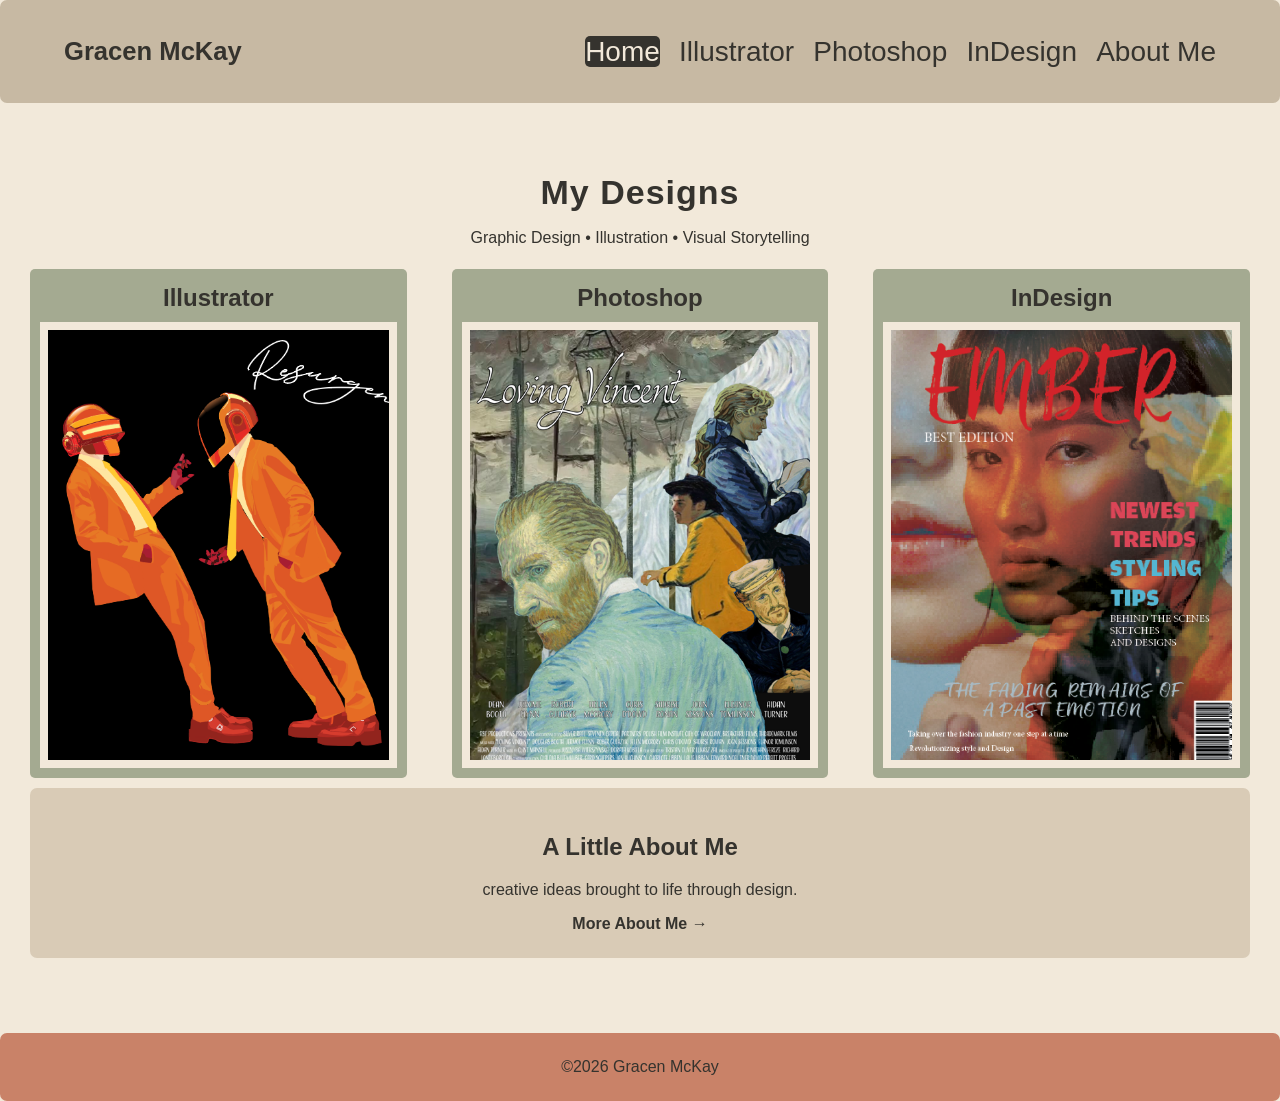
<file: index.html>
<!DOCTYPE html>
<html lang="en">
    <head>
        <meta charset="utf-8">
        <meta name="viewport" content="width=device-width, initial-scale=1.0">
        
        <title>Home Page</title>

        <link rel="stylesheet" href="fix.css">
    </head>
    <body>
        <header>
              <h1><a href="index.html">Gracen McKay</a></h1>
                <nav>
                  <ul>
                     <li><a href="index.html" class="active">Home</a></li>
                    <li><a href="Ill.html" >Illustrator</a></li>
                    <li><a href="photshoppp.html">Photoshop</a></li>
                    <li><a href="deIn.html">InDesign</a></li>
                    <li><a href="abouEm.html">About Me</a></li>
                  </ul>
                </nav>
        </header>
<main>
    <h2>My Designs</h2>
      <p>Graphic Design • Illustration • Visual Storytelling</p>
  <div class="gallery">
    
    <section class="gallery-item">
      <h2>Illustrator</h2>
      <a href="Ill.html" title="View Illustrator designs"><img src="daftPAlbum.png" alt="Daft Punk Album"></a>
    </section>
    
    <section class="gallery-item">
      <h2>Photoshop</h2>
      <a href="photshoppp.html" title="Photoshop"><img src="vincentmovie.png" alt="vincent movie poster"></a>
    </section>
    <section class="gallery-item">
         <h2>InDesign</h2>
         <a href="deIn.html" title="InDesign"><img src="emberpage1.png" alt="magazine cover"></a>
    </section>
  </div>
<div>
  <section class="me-about">
    <h2>A Little About Me</h2>
    <p>creative ideas brought to life through design.</p>
    <a href="aboutme.html" title="More About Me"><b>More About Me →</b></a>
  </section>
</div>
 </main>
        <footer>
        <p>&copy;2026 Gracen McKay</p>
        </footer>
</body>
</html>
</file>
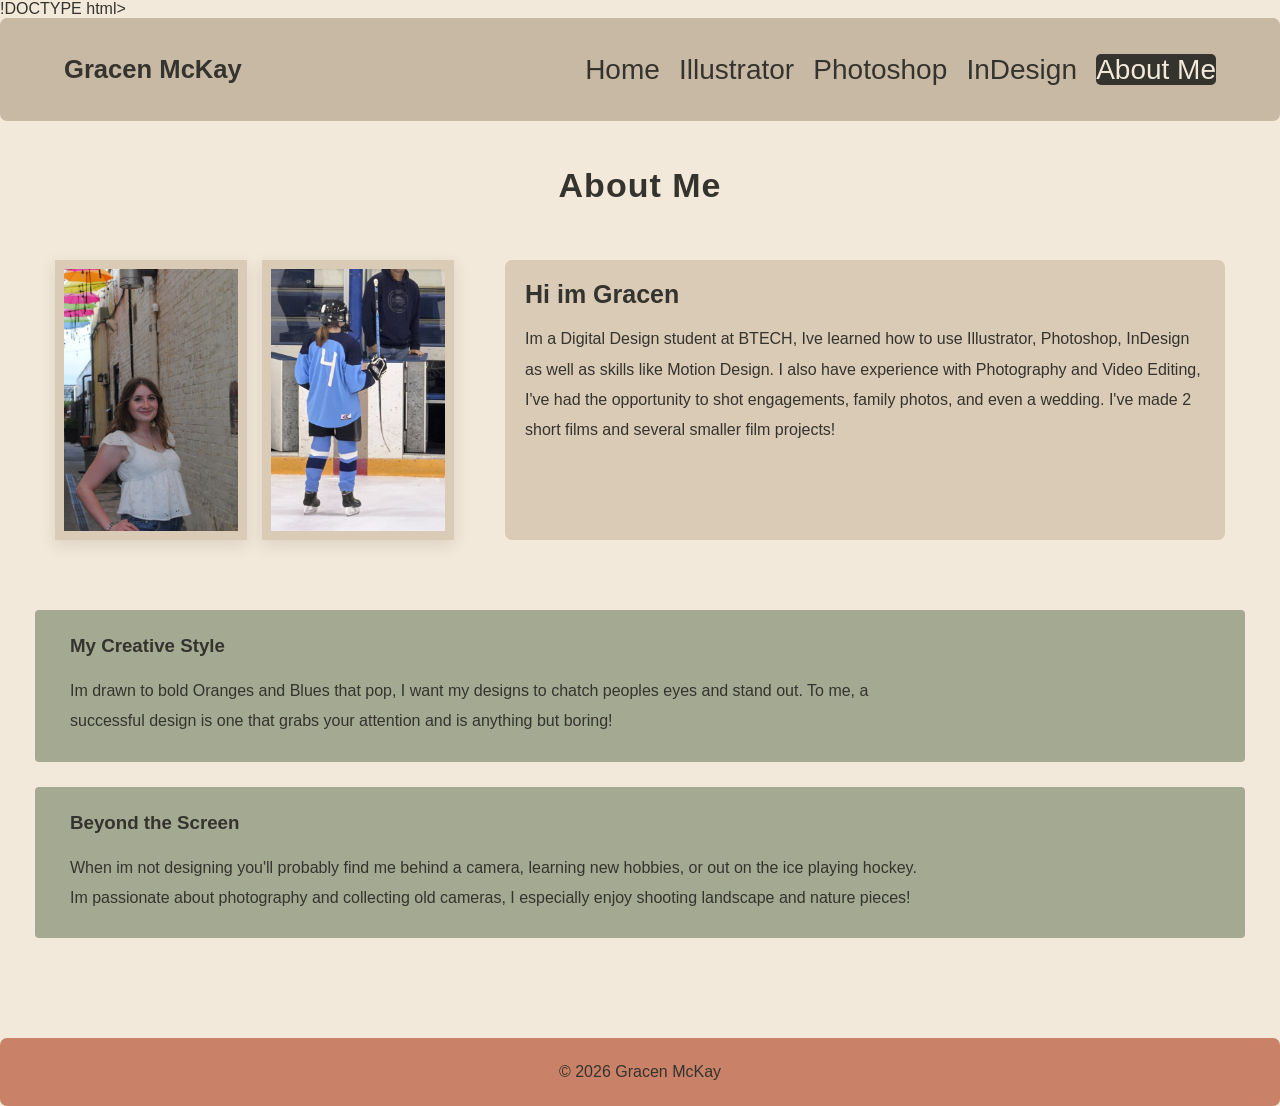
<file: abouEm.html>
!DOCTYPE html>
<html lang="en">
    <head>
        <meta charset="utf-8">
        <meta name="viewport" content="width=device-width, initial-scale=1.0">
        <title>About Me | Gracen McKay</title>
        <link rel="stylesheet" href="fix.css">
    </head>
    <body>
        <header>
            <h1><a href="index.html">Gracen McKay</a></h1>
                <nav>
                  <ul>
                    <li><a href="index.html">Home</a></li>
                    <li><a href="Ill.html">Illustrator</a></li>
                    <li><a href="photshoppp.html">Photoshop</a></li>
                    <li><a href="deIn.html">InDesign</a></li>
                    <li><a href="abouEm.html" class="active">About Me</a></li>
                  </ul>
                </nav>
        </header>
<main class="about-page">
    <h2>About Me</h2>
 <section class="about-intro">
    <div class="about-photos">
         <img src="me3.jpeg" alt="Picture of Me">
         <img src="me1.jpg" alt="Picture of Me">
    </div>
    <div class="about-text">
        <h3>Hi im Gracen</h3>
        <p>Im a Digital Design student at BTECH, Ive learned how to use Illustrator, Photoshop, InDesign as well as skills like Motion Design. I also have experience with Photography and Video Editing, I've had the opportunity to shot engagements, family photos, and even a wedding. I've made 2 short films and several smaller film projects!</p>
    </div>
</section>
    
<section class="about-section">
        <h3>My Creative Style</h3>
        <p>Im drawn to bold Oranges and Blues that pop, I want my designs to chatch peoples eyes and stand out. To me, a successful design is one that grabs your attention and is anything but boring!</p>
</section>
    
<section class="about-section"> 
        <h3>Beyond the Screen</h3>
        <p>When im not designing you'll probably find me behind a camera, learning new hobbies, or out on the ice playing hockey. Im passionate about photography and collecting old cameras, I especially enjoy shooting landscape and nature pieces!</p> 
 </section>   
</main>
    <footer>&copy; 2026 Gracen McKay</footer>
    </body>
</html>
</file>
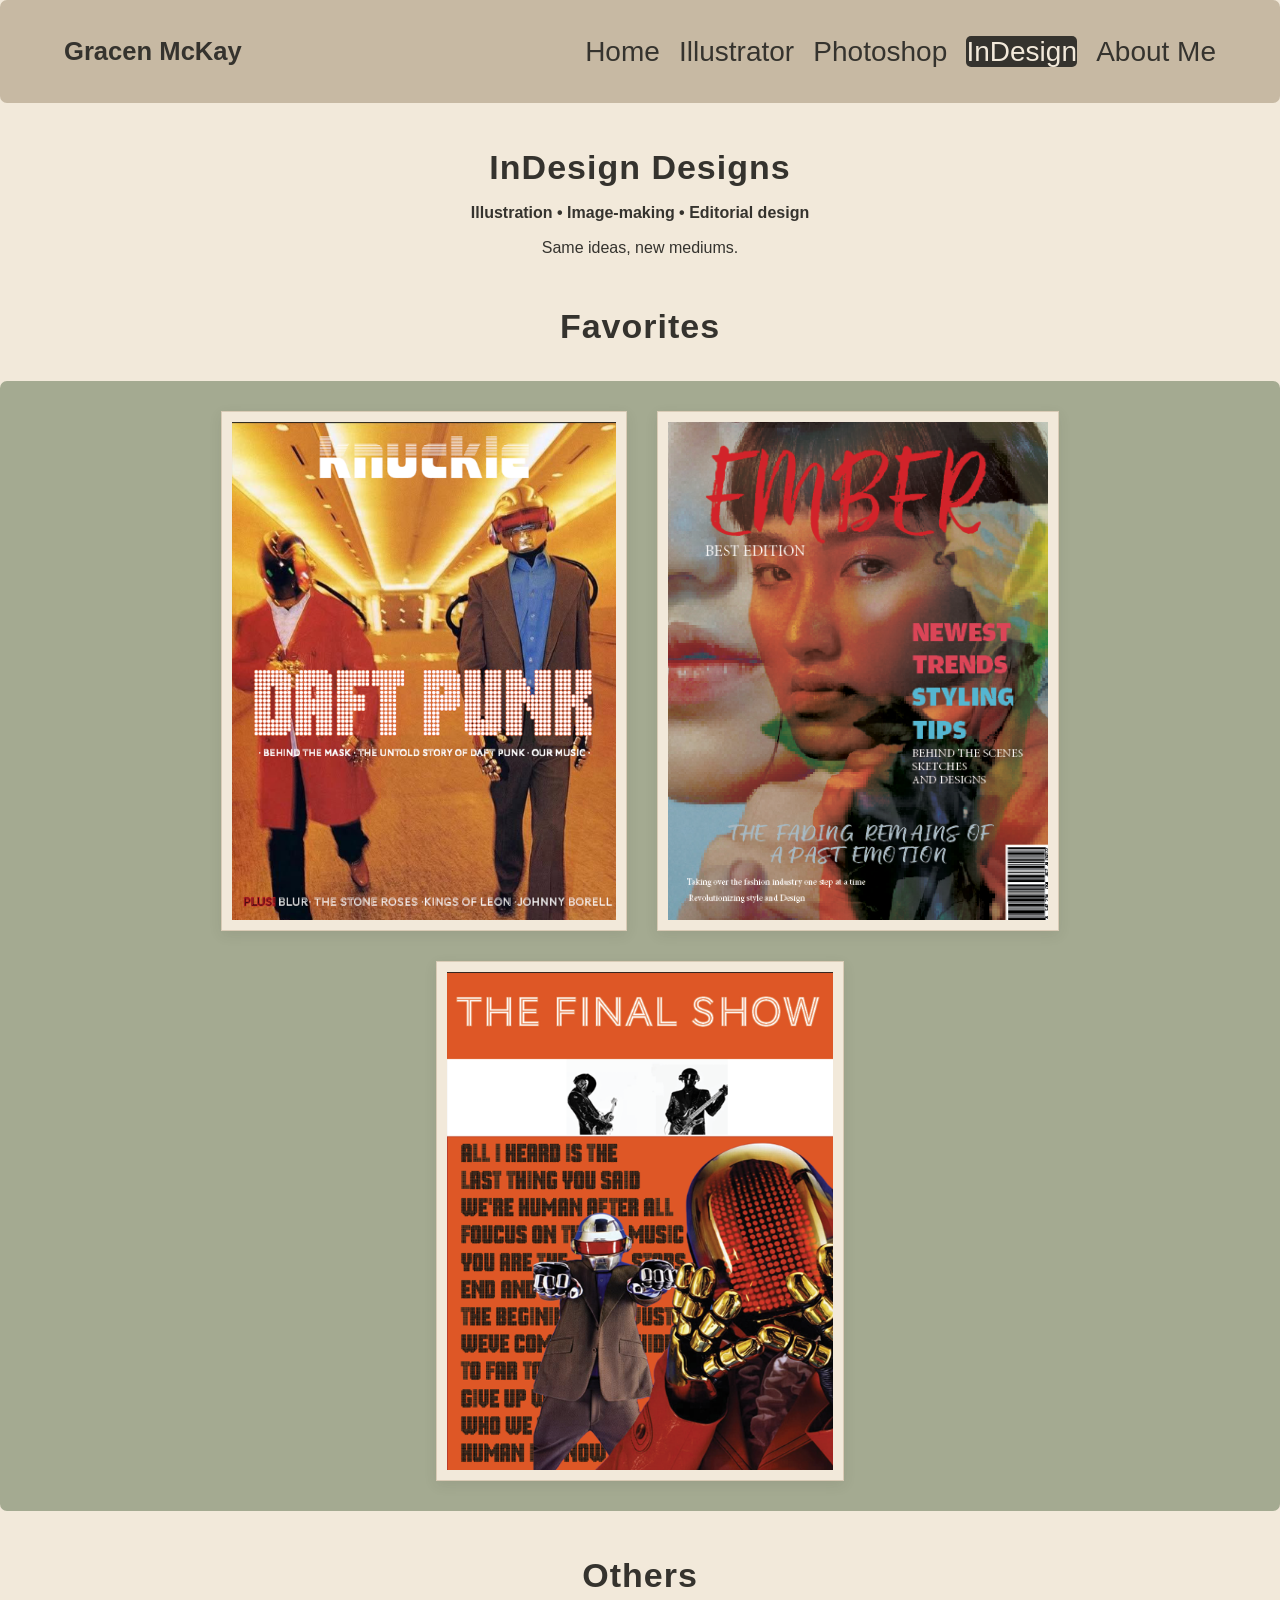
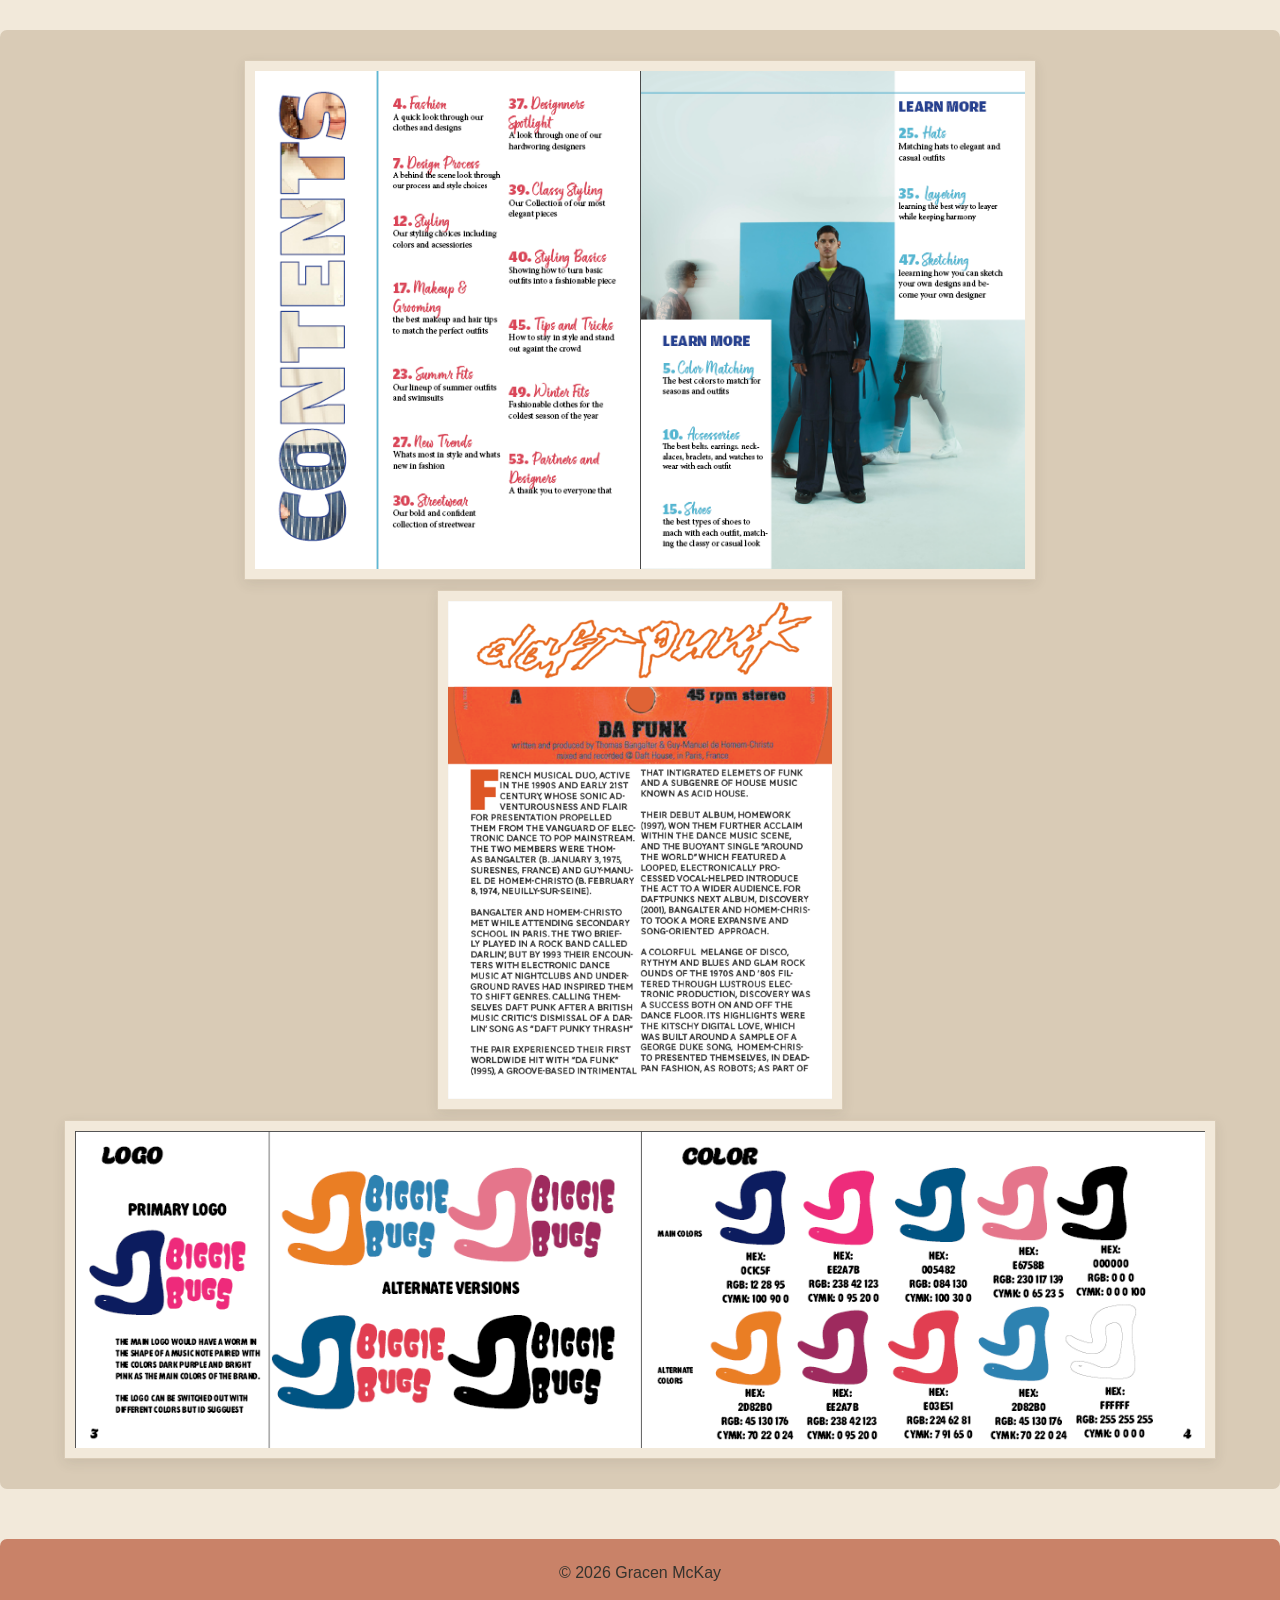
<file: deIn.html>
<!doctype html>
<html lang="en">
    <head>
        <meta charset="utf-8" />
        <meta name="viewport" content="width=device-width, initial-scale=1.0" />
        <title>InDesign</title>
        <link rel="stylesheet" href="fix.css">
    </head>
    <body>
        <header>
            <h1><a href="index.html">Gracen McKay</a></h1>
            <nav>
                <ul>
                    <li><a href="index.html">Home</a></li>
                    <li><a href="Ill.html">Illustrator</a></li>
                    <li><a href="photshoppp.html">Photoshop</a></li>
                    <li><a href="deIn.html" class="active">InDesign</a></li>
                    <li><a href="abouEm.html">About Me</a></li>
                </ul>
            </nav>
        </header>
        <h2>InDesign Designs</h2>
        <p><b>Illustration • Image-making • Editorial design</b></p>
        <p>Same ideas, new mediums.</p>
        <h2>Favorites</h2>
        <section class="favorite">
            <img src="mag1.png" alt="Daft Punk Cover" />
            <img src="emberpage1.png" alt="Magazine Cover" />
            <img src="mag3.png" alt="Daft Punk last page" />
        </section>
        <h2>Others</h2>
        <section class="other-gallery">
            <img src="emberp2.png" alt="Ember Contents" />
            <img src="mag2.png" alt="Daft Punk" />
            <img src="ss2color.png" alt="Tavel Flyer" />
        </section>
        <footer>&copy; 2026 Gracen McKay</footer>
    </body>
</html>
</file>
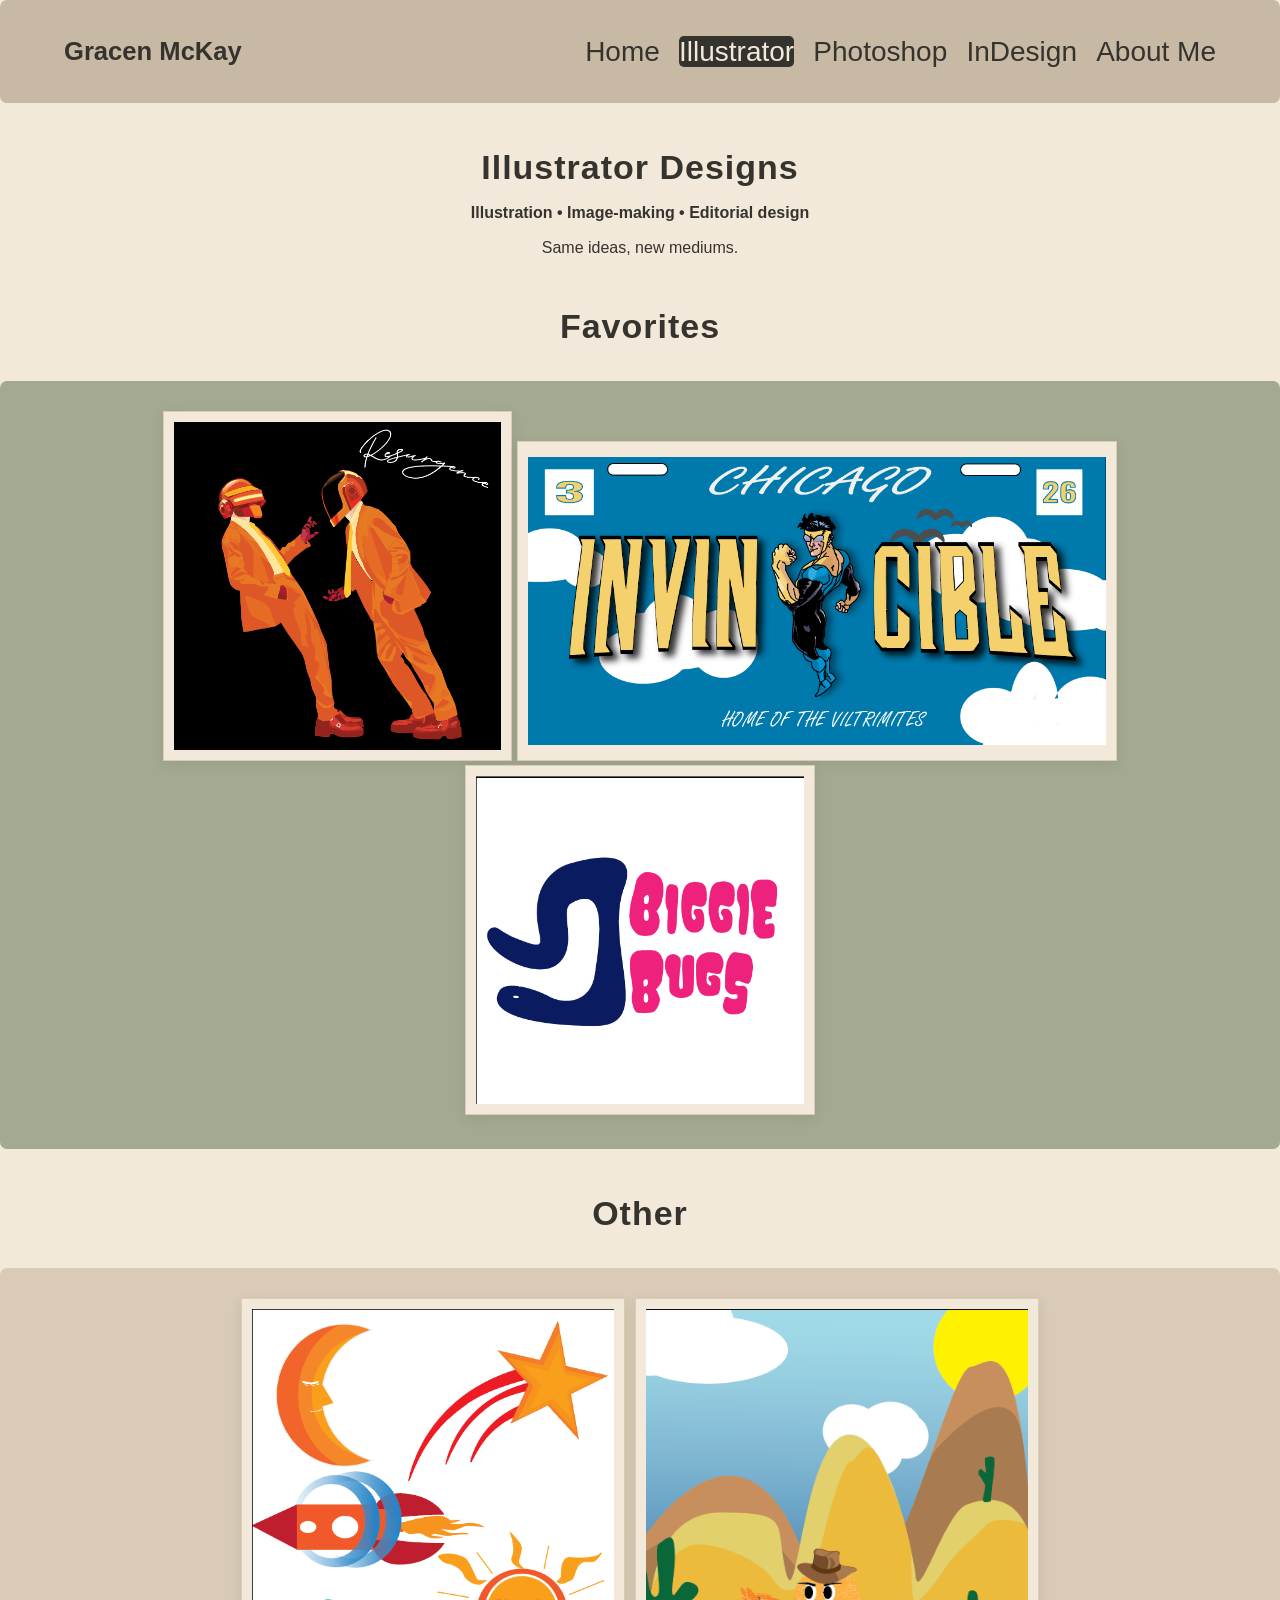
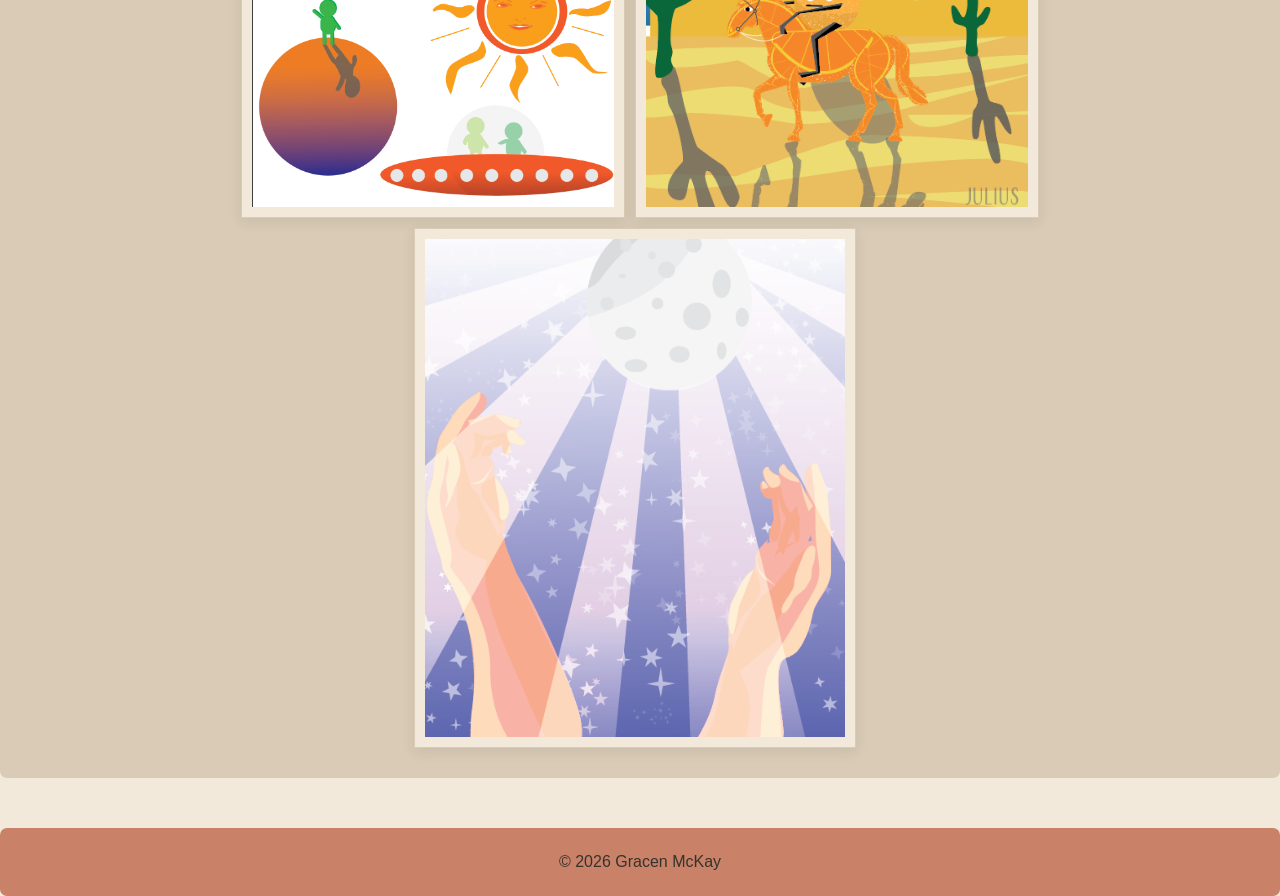
<file: Ill.html>
<!DOCTYPE html>
<html lang="en">
    <head>
        <meta charset="utf-8">
        <meta name="viewport" content="width=device-width, initial-scale=1.0">
        <title>Illustrator</title>
        <link rel="stylesheet" href="fix.css">
    </head>
    <body>
        <header>
            <h1><a href="index.html">Gracen McKay</a></h1>
                <nav>
                  <ul>
                    <li><a href="index.html">Home</a></li>
                    <li><a href="Ill.html" class="active">Illustrator</a></li>
                    <li><a href="photshoppp.html">Photoshop</a></li>
                    <li><a href="deIn.html">InDesign</a></li>
                    <li><a href="abouEm.html">About Me</a></li>
                  </ul>
                </nav>
        </header>
    <h2>Illustrator Designs</h2>
    <p><b>Illustration • Image-making • Editorial design</b></p>
    <p>Same ideas, new mediums.</p>
        <h2>Favorites</h2>
        <section class="favorite">
            <div>
                <img src="daftPAlbum.png" alt="Daft Punk Album" style="width: auto; height: 350px;">
                <img src="invisi.png" alt="Invincible Licence Plate" style="width:600px; height: 320px;">
                <img src="bblogo.png" alt="Biggie Bugs Logo" style="width: auto; height: 350px;">
            </div>
        </section>
        <h2>Other</h2>
        <section class="other-gallery">
                <img src="stickerssun.png" alt="Sun and Space Stickers">
                <img src="orange.png" alt="Orange Cowboy Art">
                <img src="quiet.png" alt="Fun Art"><br>
                
        </section>
    <footer>&copy; 2026 Gracen McKay</footer>
    </body>
</html>
</file>
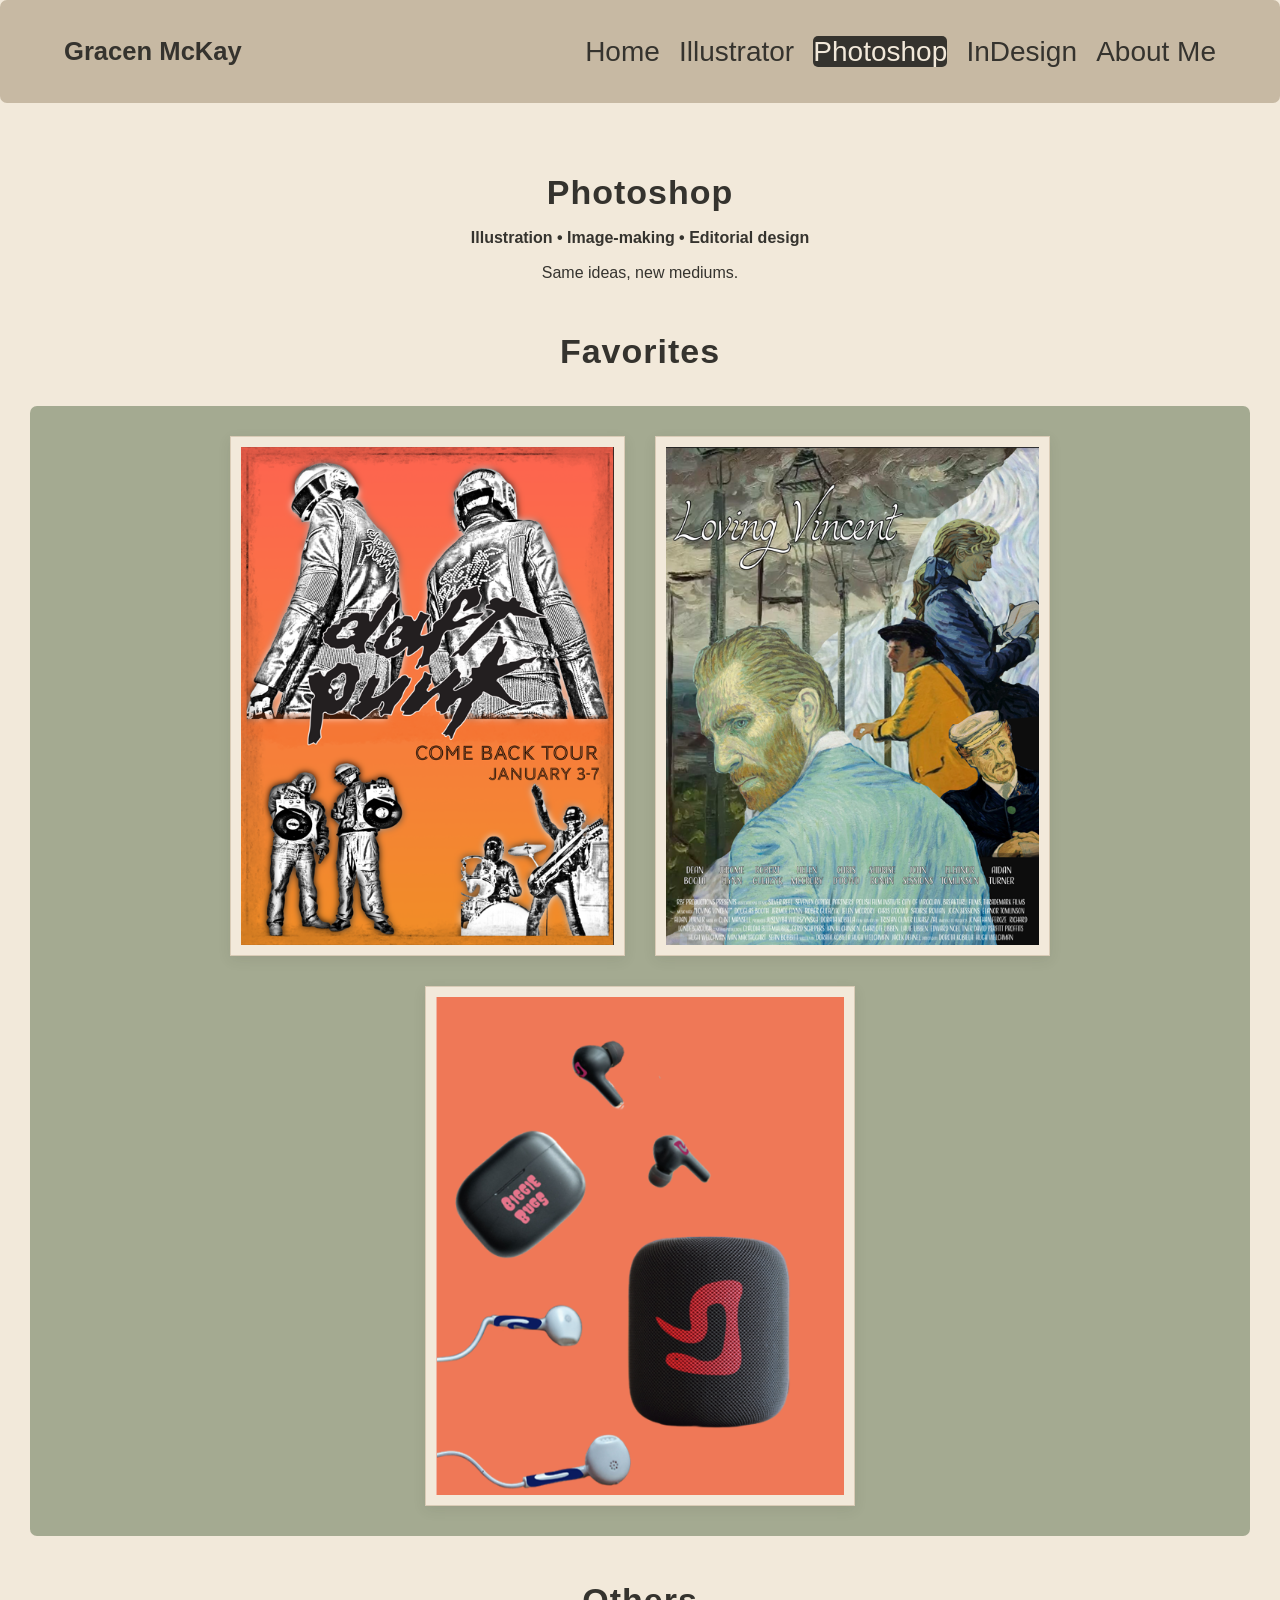
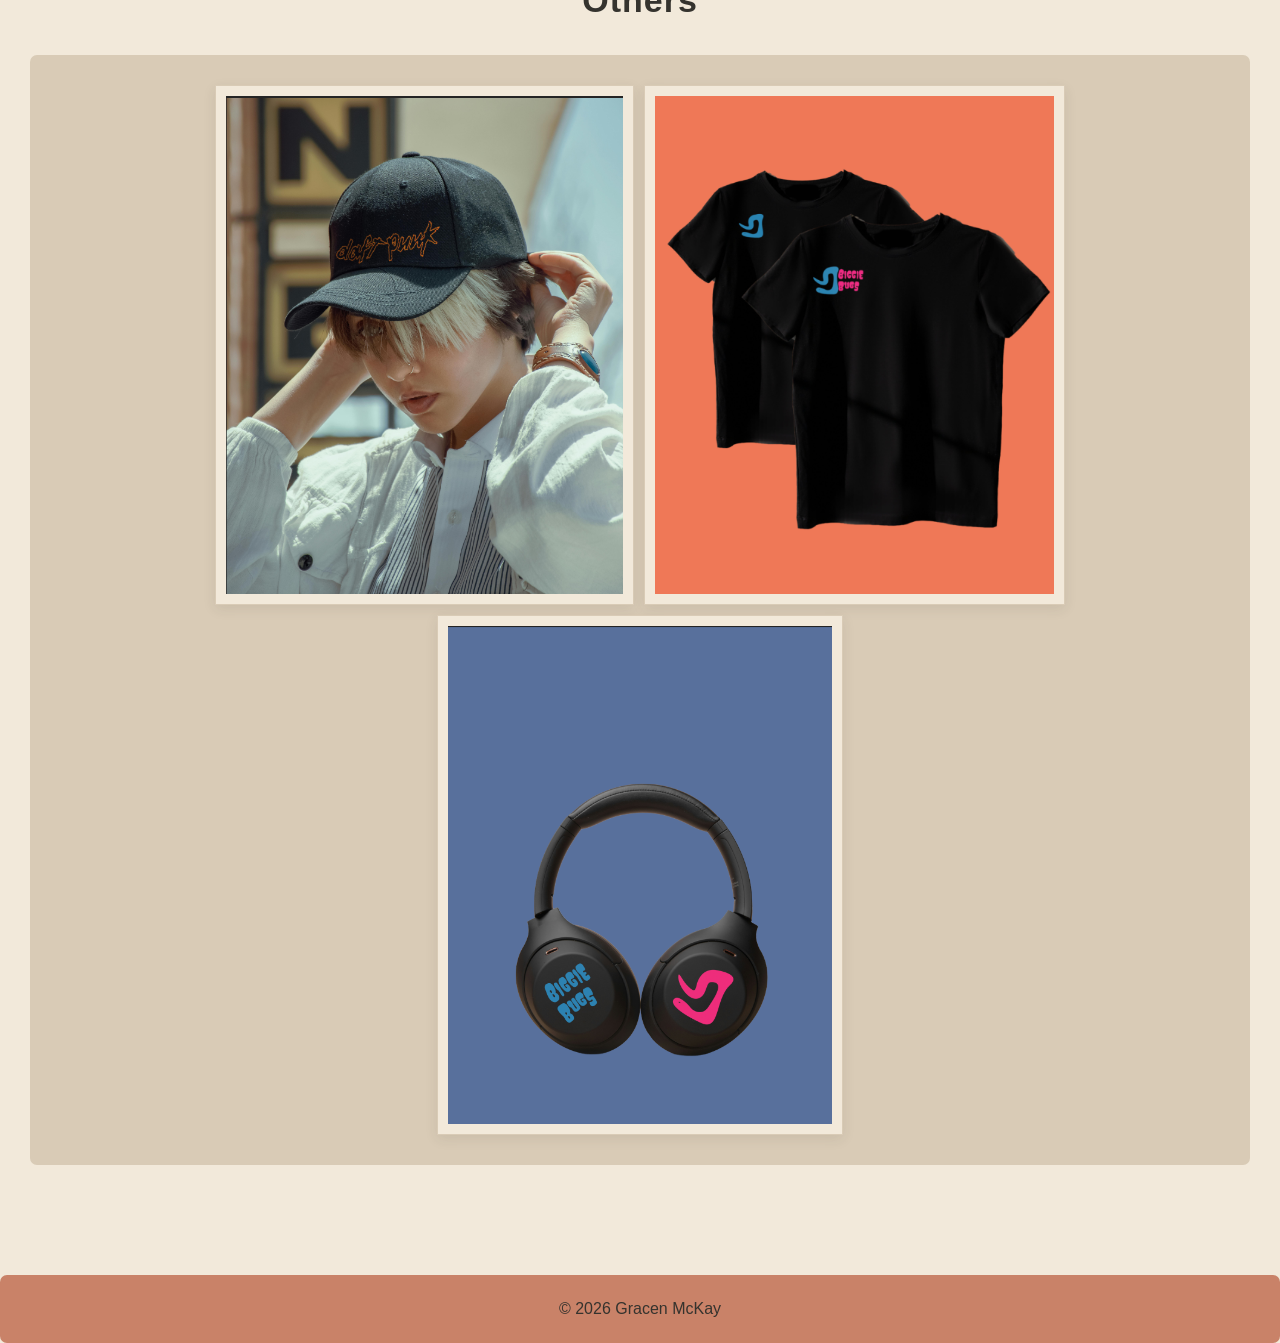
<file: photshoppp.html>
<!DOCTYPE html>
<html lang="en">
    <head>
        <meta charset="utf-8">
        <meta name="viewport" content="width=device-width, initial-scale=1.0">
        <title>Photoshop</title>
        <link rel="stylesheet" href="fix.css">
    </head>
    <body>
        <header>
            <h1><a href="index.html">Gracen McKay</a></h1>
                <nav>
                  <ul>
                    <li><a href="index.html">Home</a></li>
                    <li><a href="Ill.html">Illustrator</a></li>
                    <li><a href="photshoppp.html" class="active">Photoshop</a></li>
                    <li><a href="deIn.html">InDesign</a></li>
                    <li><a href="abouEm.html">About Me</a></li>
                  </ul>
                </nav>
        </header>
<main>


   <h2>Photoshop</h2>
   <p><b>Illustration • Image-making • Editorial design</b></p>
    <p>Same ideas, new mediums.</p>
    <h2>Favorites</h2>
<section class="favorite">
                <img src="DPposter.png" alt="Daft Punk Poster">
                <img src="vincentmovie.png" alt="Loving Vincent Movie Poster">
                <img src="technolo.png" alt="Different Tech with Logo">
</section>
    <h2>Others</h2>
    <section class="other-gallery">
         <img src="hatdP.png" alt="Hat with Logo">
         <img src="orangeshirt.png" alt="2 Shirts with Logo">
         <img src="blueheadphone.png" alt="Headphones With Logo">
         
        
    </section>
</main>  
<footer>
    <p>&copy; 2026 Gracen McKay</p>
</footer>
    </body>
</html>
</file>
<file: fix.css>
*{
    box-sizing: border-box;
}
body{
    background-color: #f2e9da;
    margin: 0;
    color: #35332e;
    font-family: 'Lucida Sans', 'Lucida Sans Regular', 'Lucida Grande', 'Lucida Sans Unicode', Geneva, Verdana, sans-serif;
    
}
/* page intro */
body > h2, main > h2{
    font-size: 34px;
    margin: 45px 0 12px;
    letter-spacing: 1px;
}
body > p, main > p {
    margin: 8px auto;
    line-height: 1.7;
}

/* HEADERS */
header{
    background-color: #c7b9a3;
    padding: 20px clamp(20px, 5vw, 80px);
    display: flex;
    flex-wrap: wrap;
    justify-content: space-between;
    align-items: center;
    width: 100%;
    border-radius: 7px;
}
header h1{
    color: #35332e;
    font-size: clamp(24px, 2vw, 34px);
}
header h1 a{
    color: #35332e;
    text-decoration: none;
}
header h1 a:hover{
    color:#c98268;
}
/* NAVIGATION */
nav ul{
    display: flex;
    flex-wrap: wrap;
    justify-content: center;
    gap: clamp(12px, 1.5vw, 25px);
    margin: 0;
    padding: 0;
    list-style: none;
}
nav a{
    color: #35332e;
    text-decoration: none;
    font-size: 28px;
}
nav a:hover{
    color: #c98268;
    }
nav a.active{
    color:#f2e9da;
    background-color:#35332e;
    border-radius: 5px;
}
/* MAIN */
main{
    width: 100%;
    max-width: 1500px;
    margin-left: auto;
    margin-right: auto;
    padding: 25px 30px;
}

/* HEADINGS */
h2{
    color:#35332e;
    font-family: 'Lucida Sans', 'Lucida Sans Regular', 'Lucida Grande', 'Lucida Sans Unicode', Geneva, Verdana, sans-serif;
    text-align: center;
}
h3{
    color:#35332e;
    font-family: 'Lucida Sans', 'Lucida Sans Regular', 'Lucida Grande', 'Lucida Sans Unicode', Geneva, Verdana, sans-serif;
    text-align: center;
}
h4{
    color: #35332e;
    font-family: 'Lucida Sans', 'Lucida Sans Regular', 'Lucida Grande', 'Lucida Sans Unicode', Geneva, Verdana, sans-serif;
    text-align: center;
}
p{
    color: #35332e;
    font-family: 'Lucida Sans', 'Lucida Sans Regular', 'Lucida Grande', 'Lucida Sans Unicode', Geneva, Verdana, sans-serif;
    text-align: center;
}
/*Me ABOUT*/
.me-about{
    text-align: center;
    background-color:#d9cbb6;
    max-width: 1250px;
    margin: 0 auto;
    padding: 25px 35px;
    border-radius: 7px;
}
.me-about a{
    color:#35332e;
    text-decoration: none;
}
.me-about a:hover{
    color:#c98268;
}
/*GALLERY */
.gallery{
    display:grid;
    grid-template-columns: repeat(3, minmax(0, 1fr));
    width: 100%;
    max-width: 1250px;
    gap: 45px;
    padding: 10px 0;
    margin: 0 auto;
    
}
.gallery img{
    width: 450px;
    height: 400px;
}
.gallery-item img{
    display: block;
    width: 100%;
    height: auto;
    aspect-ratio: 4/5;
    object-fit:cover;
    background-color: #f2e9da;
    padding: 8px;
}
.gallery-item h2 {
    margin: 5px 0 10px;
}
.gallery a{
    display: block;
}
.gallery-item{
    min-width: 0;
    text-align: center;
    padding:10px;
    border-radius:5px;
    background-color: #a4aa91;
    transition: background-color 0.3s ease;
}
.gallery-item a{
    display: block;
}
.gallery-item:hover{
    background-color: #c98268;
}
/* FAVORITES */
.favorite{
    background-color:#a4aa91;
    border-radius: 7px;
    max-width: 1500px;
    margin: 35px auto;
    padding: 30px 5%;
    text-align: center;
     display: flex;
    flex-wrap: wrap;
    justify-content: center;
    align-items: center;
    gap: 30px;
}

/* Artwork */
.favorite img {
    width: auto;
    height: auto;
    max-width: 100%;
    max-height: 520px;
    object-fit: contain;
    padding: 10px;
    background-color:#f2e9da;
    box-shadow: 0 4px 12px #35332e18;
    border: 1px solid #d9cbb6;
    transition: transform 0.25s ease, box-shadow 0.25s ease;
}
/*OTHER*/
.other-gallery{
    background-color:#d9cbb6;
    border-radius: 7px;
    max-width: 1500px;
    margin: 35px auto;
    padding: 30px 5%;
    text-align: center;
    display: flex;
    flex-wrap: wrap;
    justify-content: center;
    align-items: center;
    gap: 10px;
}

/* Artwork */
.other-gallery img {
    width: auto;
    height: auto;
    max-width: 100%;
    max-height: 520px;
    object-fit: contain;
    padding: 10px;
    background-color:#f2e9da;
    box-shadow: 0 4px 12px #35332e18;
    border: 1px solid #d9cbb6;
    transition: transform 0.25s ease, box-shadow 0.25s ease;
}
/* ABOUT ME PAGE */

.about-page {
    max-width: 1400px;
    margin: 0 auto;
    padding: 25px 35px;
}

.about-page > h2 {
    font-size: 34px;
    margin: 20px 0 35px;
}

/* Photos and intro text in one row */
.about-page .about-intro {
    display: grid;
    grid-template-columns: 400px minmax(0, 1fr);
    align-items: stretch;
    gap: clamp(20px, 4vw, 50px);
    width: 100%;
    margin: 20px auto 50px;
    padding: 20px;
    box-sizing: border-box;
}
/* Photo left */
.about-page .about-photos {
    display: flex;
    flex-direction: row;
    gap: 15px;
    width: 100%;
}

.about-page .about-photos img {
    display: block;
    width: calc(50% - 8px);
    height: 280px;
    object-fit: cover;
    padding: 8px;
    background-color: #d9cbb6;
    border: 1px solid #d9cbb6;
    box-shadow: 0 5px 15px #45332e20;
}

/* Text on the right */
.about-page .about-text {
    background-color: #d9cbb6;
    width: 100%;
    max-width: none;
    box-sizing: border-box;
    padding: 20px;
    margin: 0;
    align-self: stretch;
    border-radius: 7px;
}

.about-page .about-text h3 {
    text-align: left;
    font-size: 25px;
    margin: 0 0 15px;
}

.about-page .about-text p {
    text-align: left;
    font-size: 16px;
    line-height: 1.9;
    margin: 0;
}

/* Other About Me sections */
.about-page .about-section {
    display: block;
    background-color: #a4aa91;
    padding: 25px 35px;
    margin: 25px 0;
    border-radius: 4px;
    box-sizing: border-box;
}

.about-page .about-section h3 {
    text-align: left;
    margin-top: 0;
}

.about-page .about-section p {
    max-width: 850px;
    margin: 0;
    text-align: left;
    line-height: 1.9;
}
/*TOP TEXT*/
.about-text{
    background-color: #d9cbb6;
    display: block;
    padding: 5px 5px;
    margin: 0;
    
}

/* Footer */
footer {
    background-color: #c98268;
    color: #35332e;
    padding: 25px 15px;
    margin-top: 50px;
    text-align: center;
    border-radius: 7px;
}

footer p {
    margin: 0;
}



/* TABLETS AND SMALL LAPTOPS */
@media (max-width: 1000px) {
    .gallery {
        grid-template-columns: repeat(2, minmax(0, 1fr));
        gap: 25px;
    }

    .about-page .about-intro {
        grid-template-columns: minmax(0, 1fr);
        gap: 25px;
    }

    .about-page .about-photos {
        max-width: 600px;
        margin: 0 auto;
    }

    .about-page .about-text {
        max-width: 750px;
        margin: 0 auto;
    }
}

/* PHONES */
@media (max-width: 600px) {
    header {
        flex-direction: column;
        justify-content: center;
        text-align: center;
        padding: 20px 15px;
    }

    header h1 {
        font-size: 26px;
    }

    nav {
        width: 100%;
    }

    nav ul {
        gap: 12px 18px;
    }

    nav a {
        font-size: 14px;
    }

    main {
        padding: 20px 15px;
    }

    body > h2,
    main > h2,
    .about-page > h2 {
        font-size: 27px;
        margin: 25px 0 12px;
    }

    .gallery {
        grid-template-columns: minmax(0, 1fr);
        gap: 22px;
        max-width: 400px;
    }

    .gallery-item {
        width: 100%;
    }

    .gallery-item img {
        width: 100%;
        height: auto;
        aspect-ratio: 4 / 5;
    }

    .favorite,
    .other-gallery {
        margin: 20px auto;
        padding: 20px 12px;
        gap: 18px;
    }

    .favorite img,
    .other-gallery img {
        max-width: 100%;
        max-height: 400px;
        height: auto;
    }

    .about-page {
        padding: 20px 15px;
    }

    .about-page .about-intro {
        padding: 5px 0;
        margin: 15px auto 30px;
    }

    .about-page .about-photos {
        gap: 10px;
    }

    .about-page .about-photos img {
        width: calc(50% - 5px);
        height: 200px;
        padding: 5px;
    }

    .about-page .about-text h3 {
        font-size: 23px;
    }

    .about-page .about-text p,
    .about-page .about-section p {
        font-size: 15px;
        line-height: 1.8;
    }

    .about-page .about-section {
        padding: 20px;
        margin: 20px 0;
    }

    footer {
        margin-top: 30px;
        padding: 20px 12px;
    }
}

/* VERY SMALL PHONES */
@media (max-width: 360px) {
    header h1 {
        font-size: 23px;
    }

    nav ul {
        gap: 10px 12px;
    }

    nav a {
        font-size: 12px;
    }

    .about-page .about-photos img {
        height: 160px;
    }
}
</file>
